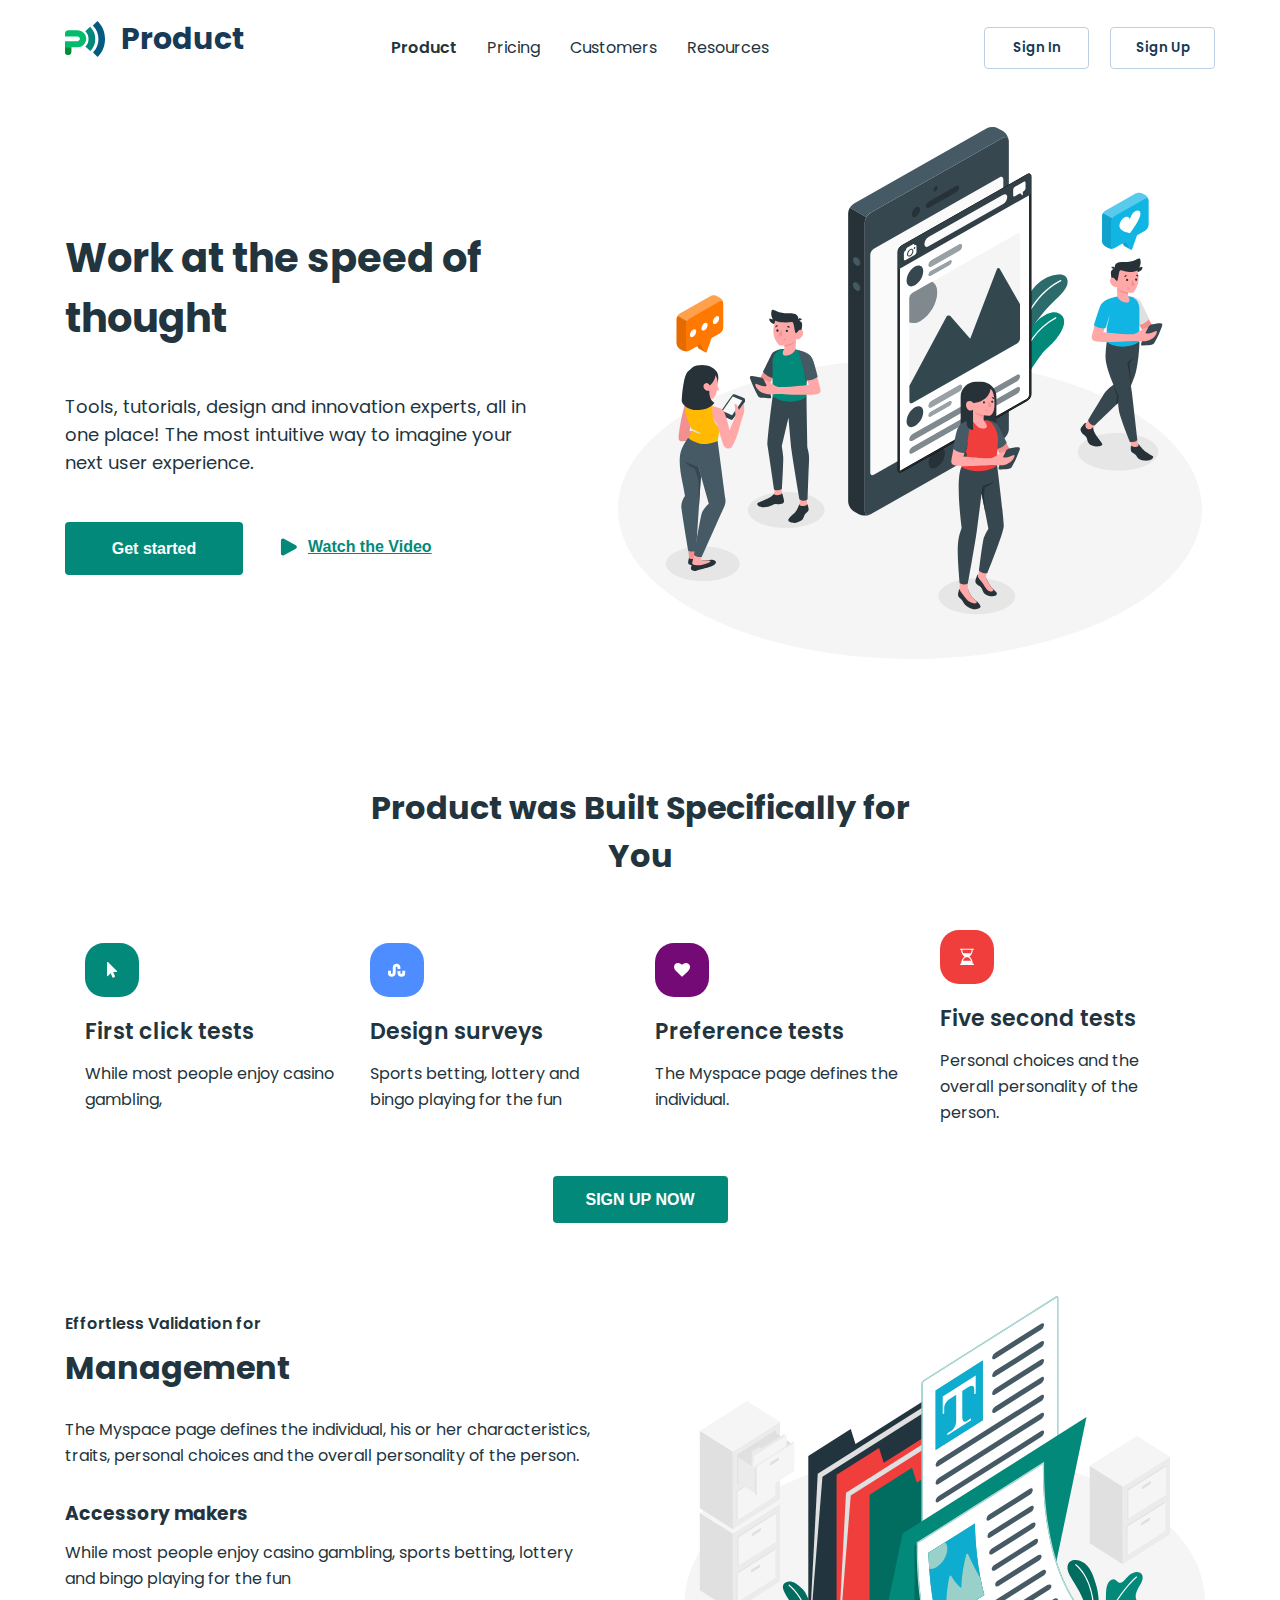
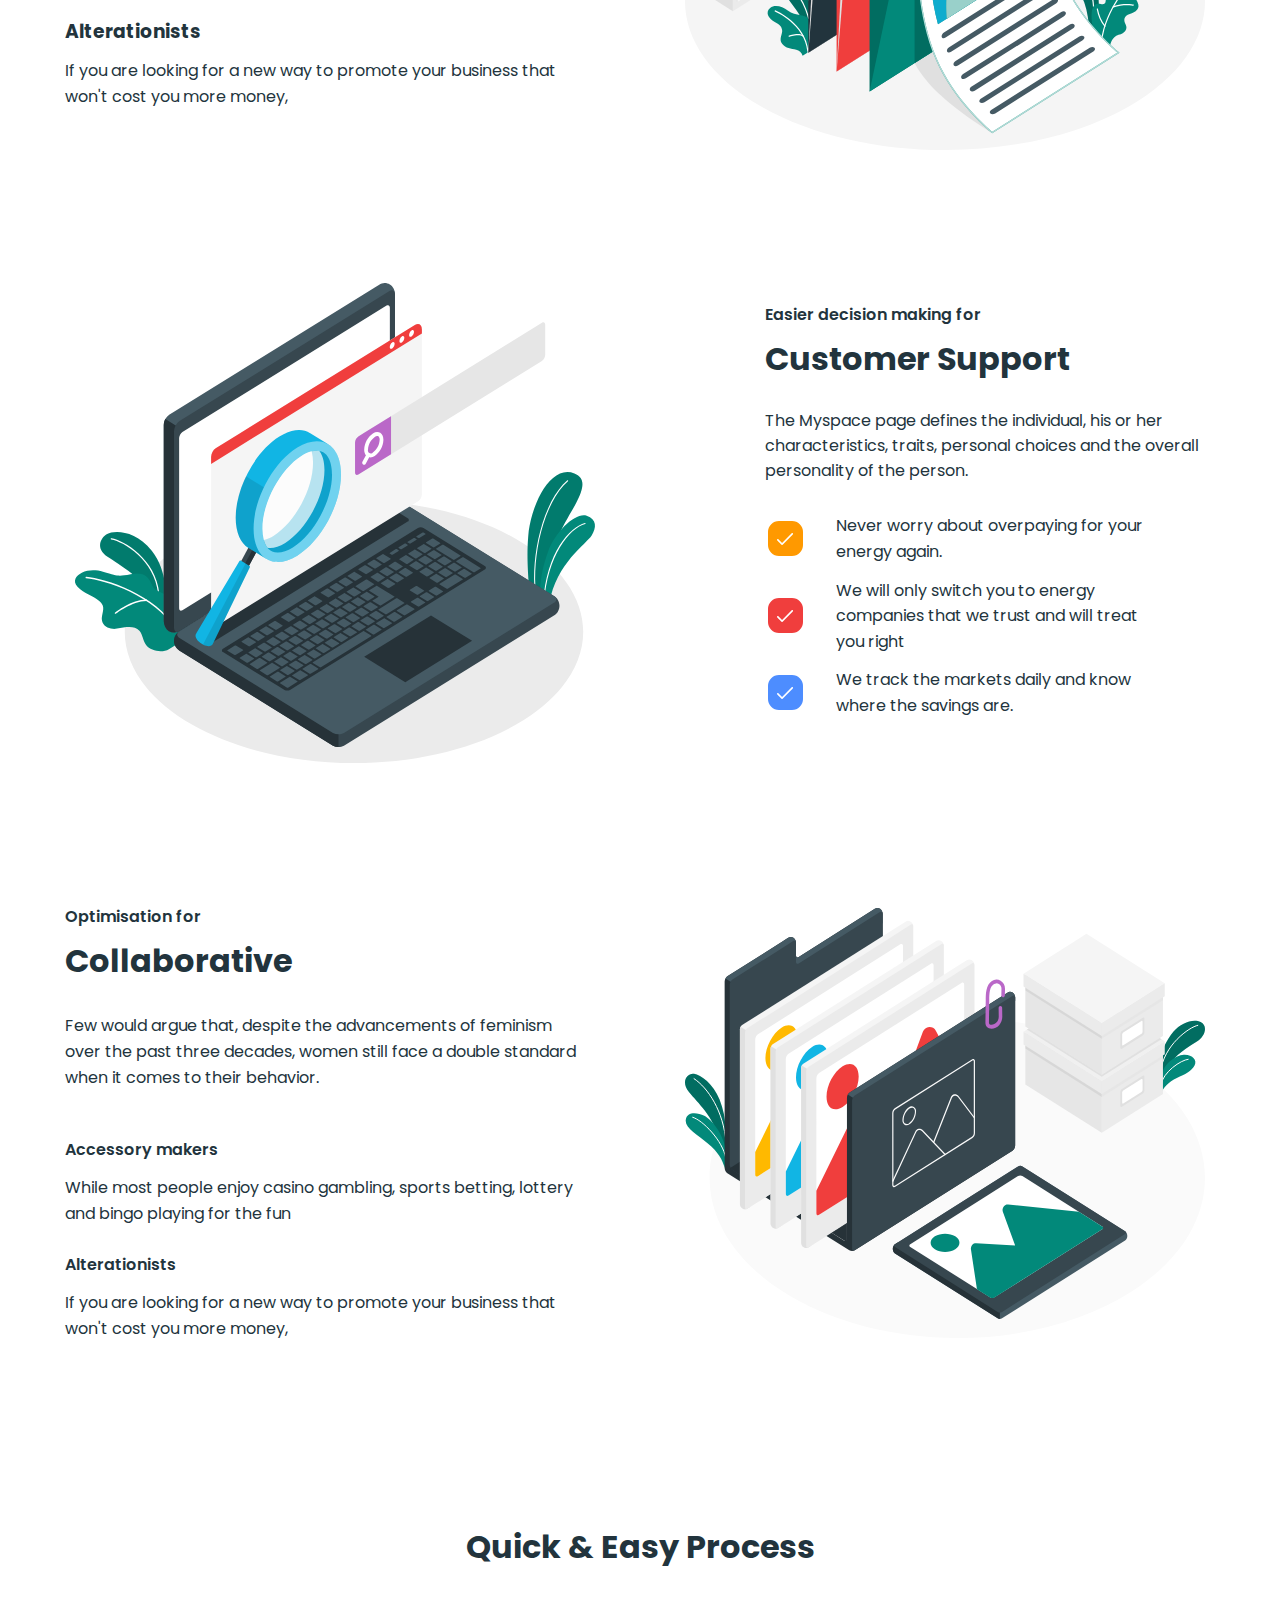
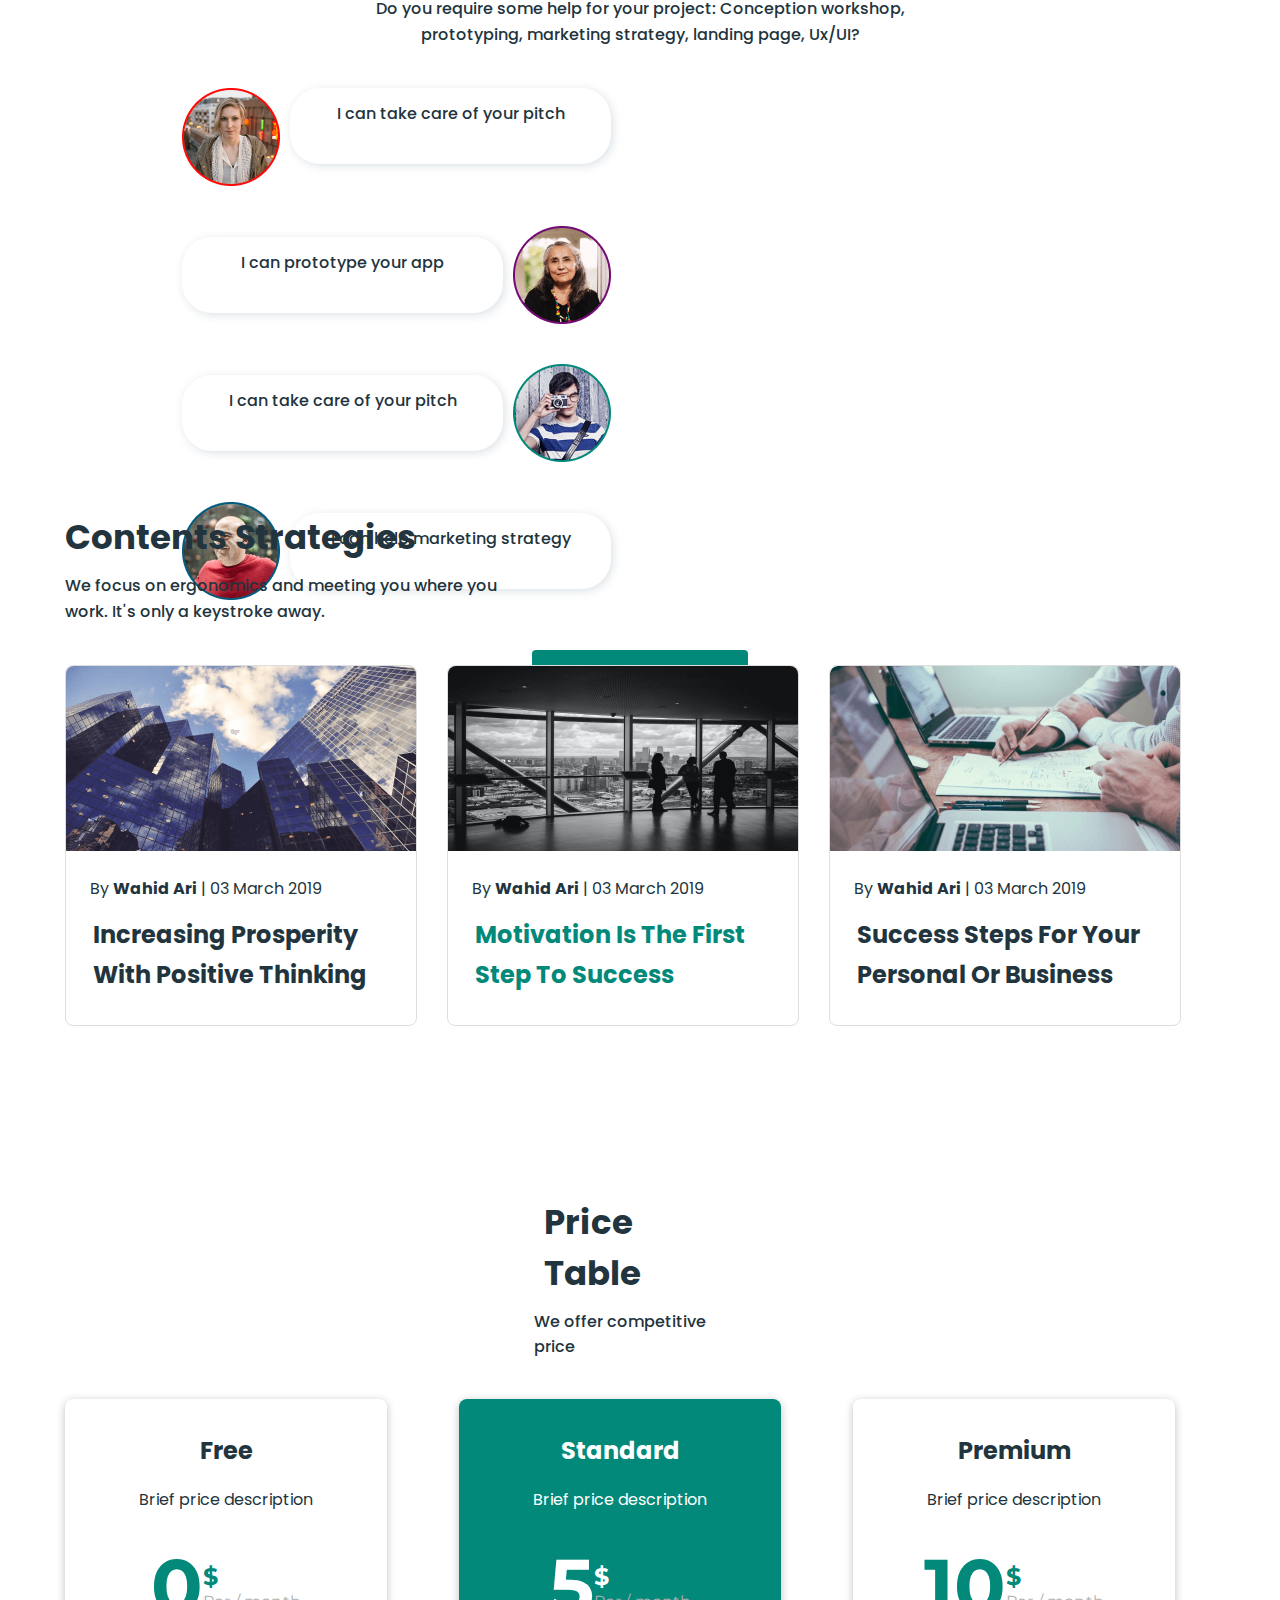
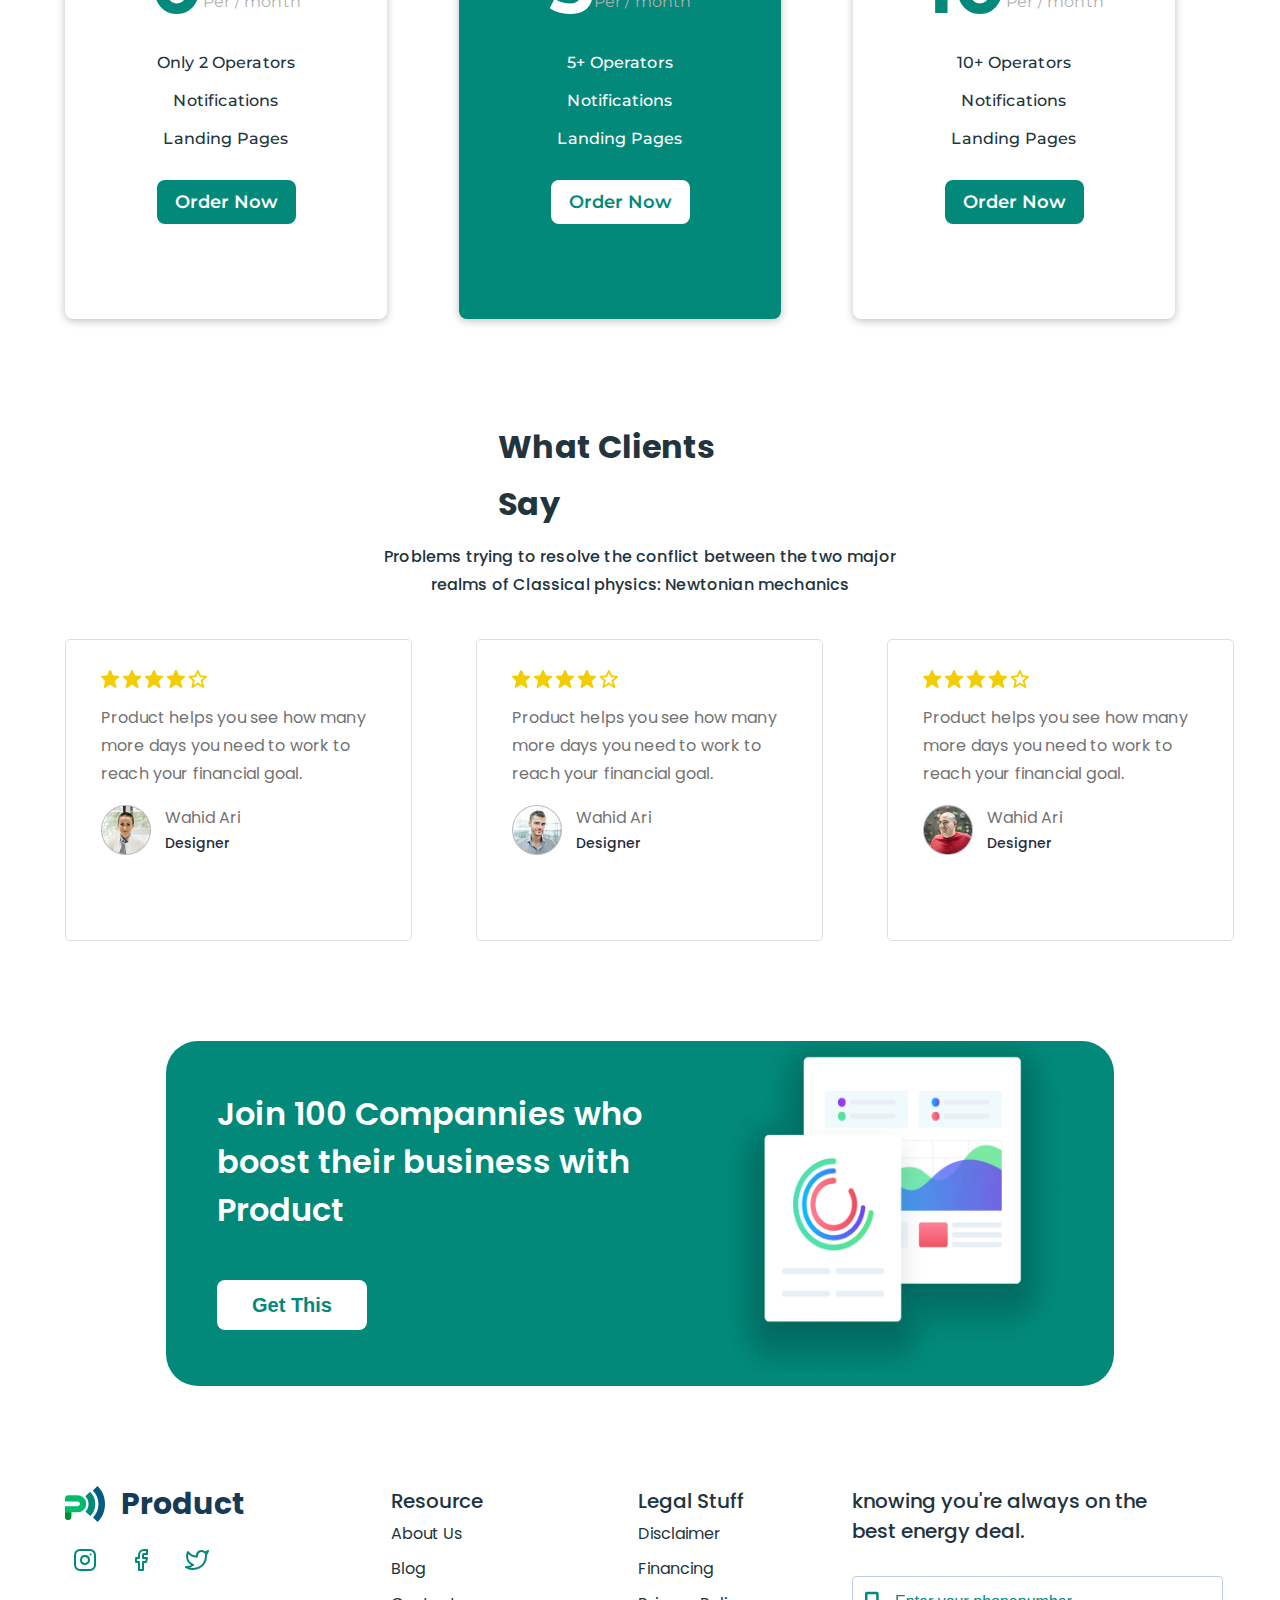
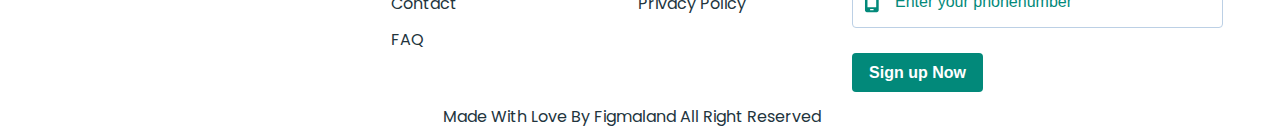
<file: index.html>
<!DOCTYPE html>
<html lang="en">

<head>
    <meta charset="UTF-8" />
    <meta name="viewport" content="width=device-width, initial-scale=1.0" />
    <title>Buisness promotion</title>

    <link rel="stylesheet" href="https://cdnjs.cloudflare.com/ajax/libs/modern-normalize/3.0.1/modern-normalize.min.css"
        integrity="sha512-q6WgHqiHlKyOqslT/lgBgodhd03Wp4BEqKeW6nNtlOY4quzyG3VoQKFrieaCeSnuVseNKRGpGeDU3qPmabCANg=="
        crossorigin="anonymous" referrerpolicy="no-referrer" />
    <link rel="preconnect" href="https://fonts.googleapis.com">
    <link rel="preconnect" href="https://fonts.gstatic.com" crossorigin>
    <link
        href="https://fonts.googleapis.com/css2?family=Asap+Condensed:wght@500&family=Inter:opsz,wght@14..32,500;700&family=Montserrat:wght@400;500;600;700&family=Poppins:wght@400;500;600;700;800&family=Roboto:wght@400;500;700;900&display=swap"
        rel="stylesheet">

    <link rel="stylesheet" href="./css/styles.css">
</head>

<body>
    <header>
        <div class="container header-container">
            <a class="logo" href="./index.html"><img src="./images/logo.svg" alt="logo" width="40"
                    height="36" />Product</a>
            <nav class="header-nav">
                <ul class="header-nav-list">
                    <li class="header-nav-item"><a class="header-nav-link current" href="./index.html">Product</a></li>
                    <li class="header-nav-item"><a class="header-nav-link" href="./pricing.html">Pricing</a></li>
                    <li class="header-nav-item"><a class="header-nav-link" class="header-nav-link"
                            href="./customers.html">Customers</a></li>
                    <li class="header-nav-item"><a class="header-nav-link" href="/">Resources</a></li>
                </ul>
            </nav>
            <ul class="header-btn-list">
                <li class="header-btn-item"><button class="header-btn" type="button">Sign In</button>
                </li>
                <li class="header-btn-item"><button class="header-btn" type="button">Sign Up</button>
                </li>
            </ul>
        </div>
    </header>
    <main>
        <section class="hero">
            <div class="container hero-container">
                <div class="hero-wrap">
                    <h1 class="hero-title">Work at the speed of thought</h1>
                    <p class="hero-text">
                        Tools, tutorials, design and innovation experts, all in one place! The
                        most intuitive way to imagine your next user experience.
                    </p>
                    <ul class="hero-list">
                        <li class="hero-item"><button class="hero-btn" type="button">Get started</button></li>
                        <li class="hero-item"><button class="hero-btn-video" type="button"><svg class="triangle"
                                    width="20" height="18">
                                    <use href="./images/icons.svg#icon-Triangle-Copy-6"></use>
                                </svg>Watch the Video</button></li>
                    </ul>
                </div>
                <img class="first-img" src="./images/hero-img.svg" alt="hero-img" width="610" height="555" />
            </div>
        </section>
        <section class="feature">
            <div class="container">
                <h2 class="feature-title">Product was Built Specifically for You</h2>
                <ul class="feature-list">
                    <li class="feature-item">
                        <div class="feature-img-box untitled">
                            <svg class="feature-img" width="11" height="18">
                                <use href="./images/icons.svg#icon-untitled"></use>
                            </svg>
                        </div>
                        <h3 class="feature-item-title">First click tests</h3>
                        <p class="feature-item-txt">While most people enjoy casino gambling,</p>
                    </li>
                    <li class="feature-item">
                        <div class="feature-img-box line">
                            <svg class="feature-img" width="18" height="18">
                                <use href="./images/icons.svg#icon-line"></use>
                            </svg>
                        </div>
                        <h3 class="feature-item-title">Design surveys</h3>
                        <p class="feature-item-txt">Sports betting, lottery and bingo playing for the fun</p>
                    </li>
                    <li class="feature-item">
                        <div class="feature-img-box heart">
                            <svg class="feature-img" width="16" height="18">
                                <use href="./images/icons.svg#icon-heart"></use>
                            </svg>
                        </div>
                        <h3 class="feature-item-title">Preference tests</h3>
                        <p class="feature-item-txt">The Myspace page defines the individual.</p>
                    </li>
                    <li class="feature-item">
                        <div class="feature-img-box clock">
                            <svg class="feature-img" width="14" height="18">
                                <use href="./images/icons.svg#icon-clock"></use>
                            </svg>
                        </div>
                        <h3 class="feature-item-title">Five second tests</h3>
                        <p class="feature-item-txt">Personal choices and the overall personality of the person.</p>
                    </li>
                </ul>
                <button class="feature-btn" type="button">SIGN UP NOW</button>
            </div>
        </section>
        <section class="managment">
            <div class="container managment-container">
                <div class="managment-wrap">
                    <p class="managment-txt">Effortless Validation for</p>
                    <h2 class="managment-title">Management</h2>
                    <p class="managment-text">
                        The Myspace page defines the individual, his or her
                        characteristics, traits, personal choices and the overall
                        personality of the person.
                    </p>
                    <ul class="managment-list">
                        <li class="managment-item">
                            <h3 class="managment-subtitle">Accessory makers</h3>
                            <p class="managment-text">
                                While most people enjoy casino gambling, sports betting, lottery
                                and bingo playing for the fun
                            </p>
                        </li>
                        <li class="managment-item">
                            <h3 class="managment-subtitle">Alterationists</h3>
                            <p class="managment-text">
                                If you are looking for a new way to promote your business that
                                won&#39t cost you more money,
                            </p>
                        </li>
                    </ul>
                </div>
                <img class="managment-img" src="./images/management-img.svg" alt="letters" width="540" height="500">
            </div>
        </section>


        <!-- <section class="container support">
            <img class="support-img" src="./images/support-img.svg" alt="lap-top" width="540" height="500">
            <div class="support-wrap">
                <p class="support-text">Easier decision making for</p>
                <h2 class="support-title">Customer Support</h2>
                <p class="support-txt ">The Myspace page defines the individual, his or her characteristics,
                    traits, personal choices and the overall personality of the person.
                </p>
                <ul class="support-list">
                    <li class="support-item">
                        <svg class="support-logo orange" width="35" height="35">
                            <use href="./images/icons.svg#icon-icon"></use>
                        </svg>
                        <p class="support-txt">Never worry about overpaying for your energy again. </p>
                    </li>
                    <li class="support-item">
                        <svg class="support-logo red" width="35" height="35">
                            <use href="./images/icons.svg#icon-icon"></use>
                        </svg>
                        <p class="support-txt">We will only switch you to energy companies that we trust
                            and will treat you right</p>
                    </li>
                    <li class="support-item">
                        <svg class="support-logo blue" width="35" height="35">
                            <use href="./images/icons.svg#icon-icon"></use>
                        </svg>
                        <p class="support-txt">We track the markets daily and know where the savings are.
                        </p>
                    </li>
                </ul>
            </div>
        </section> -->

        <section class="support">
            <div class="support-container container">
                <img class="support-img" src="./images/support-img.svg" alt="lap-top" width="540" height="500">
                <div class="support-wrap">
                    <p class="support-text">Easier decision making for</p>
                    <h2 class="support-title">Customer Support</h2>
                    <p class="support-txts ">The Myspace page defines the individual, his or her characteristics,
                        traits, personal choices and the overall personality of the person.
                    </p>
                    <ul class="support-list">
                        <li class="support-item">
                            <p class="support-txt">Never worry about overpaying for your energy again. </p>
                        </li>
                        <li class="support-item">
                            <p class="support-txt">We will only switch you to energy companies that we trust
                                and will treat you right</p>
                        </li>
                        <li class="support-item">
                            <p class="support-txt">We track the markets daily and know where the savings are.
                            </p>
                        </li>
                    </ul>
                </div>
            </div>
        </section>
        <section class="colaboration">
            <div class="container colaboration-container">
                <div class="colaboration-wrap">
                    <p class="colaboration-text">Optimisation for</p>
                    <h2 class="colaborationtitle">Collaborative</h2>
                    <p class="colaboration-txt">Few would argue that, despite the advancements of feminism over
                        the past three decades, women still face a double standard when
                        it comes to their behavior.
                    </p>
                    <ul class="colaboration-list">
                        <li class="colaboration-item first-item">
                            <h3 class="colaboration-subtitle">Accessory makers</h3>
                            <p class="colaboration-txt">While most people enjoy casino gambling, sports betting,
                                lottery and bingo playing for the fun
                            </p>
                        </li>
                        <li class="colaboration-item">
                            <h3 class="colaboration-subtitle">Alterationists</h3>
                            <p class="colaboration-txt">If you are looking for a new way to promote your business
                                that won&#39t cost you more money,
                            </p>
                        </li>
                    </ul>
                </div>
                <img class="colaboration-img" src="./images/collaboration-img.svg" alt="files" width="540" height="500">
            </div>
        </section>
        <section class="staff">
            <div class="container container-staff">
                <h2 class="staff-title">Quick & Easy Process</h2>
                <p class="staff-text">Do you require some help for your project: Conception workshop,
                    prototyping, marketing strategy, landing page, Ux/UI?
                </p>
                <ul class="staff-list">
                    <li class="staff-item staff-first-item">
                        <img class="staff-item-avatar" src="./images/avatar.png" alt="avatar" width="98" height="98">
                        <p class="staff-txt">I can take care of your pitch</p>
                    </li>
                    <li class="staff-item">
                        <p class="staff-txt">I can prototype your app</p>
                        <img class="staff-item-avatar" src="./images/avatar (2).png" alt="avatar" width="98"
                            height="98">
                    </li>
                    <li class="staff-item">
                        <p class="staff-txt">I can take care of your pitch</p>
                        <img class="staff-item-avatar" src="./images/avatar (1).png" alt="avatar" width="98"
                            height="98">
                    </li>
                    <li class="staff-item">
                        <img class="staff-item-avatar" src="./images/avatar (3).png" alt="avatar" width="98"
                            height="98">
                        <p class="staff-txt">I can help marketing strategy</p>
                    </li>
                </ul>
                <button class="staff-btn" type="button">Contact our expert</button>
            </div>
        </section>
        <section class="news-feed">
            <div class="container">
                <h2 class="news-feed-title">Contents Strategies</h2>
                <p class="news-feed-text">We focus on ergonomics and meeting you where you work. It's only a keystroke
                    away.
                </p>
                <ul class="news-feed-list">
                    <li class="news-feed-item">
                        <img class="news-feed-img" src="./images/Bitmap.png" alt="picture" width="350" height="185">
                        <p class="news-feed-txt">By <span>Wahid Ari</span> | 03 March 2019</p>
                        <h3 class="news-feed-subtitle">Increasing Prosperity With Positive Thinking</h3>
                    </li>
                    <li class="news-feed-item">
                        <img class="news-feed-img" src="./images/Bitmap-1.png" alt="picture" width="350" height="185">
                        <p class="news-feed-txt">By <span>Wahid Ari</span> | 03 March 2019</p>
                        <h3 class="news-feed-subtitle motivation">Motivation Is The First Step To Success</h3>
                    </li>
                    <li class="news-feed-item">
                        <img class="news-feed-img" src="./images/Bitmap-2.png" alt="picture" width="350" height="185">
                        <p class="news-feed-txt">By <span>Wahid Ari</span> | 03 March 2019</p>
                        <h3 class="news-feed-subtitle">Success Steps For Your Personal Or Business</h3>
                    </li>
                </ul>
            </div>
        </section>
        <section class="pricing">
            <div class="container">
                <h2 class="pricing-title">Price Table</h2>
                <p class="pricing-text">We offer competitive price</p>
                <ul class="pricing-list">
                    <li class="pricing-item">
                        <h3 class="pricing-subtitle">Free</h3>
                        <p class="pricing-txt">Brief price description</p>
                        <div class="pricing-box">
                            <h4 class="price">0</h4>
                            <div class="pricing-wrap">
                                <p class="dollar">$</p>
                                <p class="pricing-item-txt">Per / month</p>
                            </div>
                        </div>
                        <ul class="pricing-item-list">
                            <li class="pricing-item-list-item">
                                <p class="pricing-item-list-txt">Only 2 Operators</p>
                            </li>
                            <li class="pricing-item-list-item">
                                <p class="pricing-item-list-txt">Notifications</p>
                            </li>
                            <li class="pricing-item-list-item">
                                <p class="pricing-item-list-txt">Landing Pages</p>
                            </li>
                        </ul>
                        <button class="pricing-button" type="button">Order Now</button>
                    </li>
                    <li class="pricing-item active-item">
                        <h3 class="pricing-subtitle">Standard</h3>
                        <p class="pricing-txt">Brief price description</p>
                        <div class="pricing-box">
                            <h4 class="price price-active">5</h4>
                            <div class="pricing-wrap">
                                <p class="dollar dollar-active">$</p>
                                <p class="pricing-item-txt">Per / month</p>
                            </div>
                        </div>
                        <ul class="pricing-item-list">
                            <li class="pricing-item-list-item">
                                <p class="pricing-item-list-txt pricing-item-list-txt-active">5+ Operators</p>
                            </li>
                            <li class="pricing-item-list-item">
                                <p class="pricing-item-list-txt pricing-item-list-txt-active">Notifications</p>
                            </li>
                            <li class="pricing-item-list-item">
                                <p class="pricing-item-list-txt pricing-item-list-txt-active">Landing Pages</p>
                            </li>
                        </ul>
                        <button class="pricing-button pricing-btn" type="button">Order Now</button>
                    </li>
                    <li class="pricing-item">
                        <h3 class="pricing-subtitle">Premium</h3>
                        <p class="pricing-txt">Brief price description</p>
                        <div class="pricing-box">
                            <h4 class="price">10</h4>
                            <div class="pricing-wrap">
                                <p class="dollar">$</p>
                                <p class="pricing-item-txt">Per / month</p>
                            </div>
                        </div>
                        <ul class="pricing-item-list">
                            <li class="pricing-item-list-item">
                                <p class="pricing-item-list-txt">10+ Operators</p>
                            </li>
                            <li class="pricing-item-list-item">
                                <p class="pricing-item-list-txt">Notifications</p>
                            </li>
                            <li class="pricing-item-list-txt">
                                <p class="pricing-item-list-txt">Landing Pages</p>
                            </li>
                        </ul>
                        <button class="pricing-button" type="button">Order Now</button>
                    </li>
                </ul>
            </div>
        </section>
        <section class="feedback">
            <div class="container">
                <h2 class="feedback-title">What Clients Say</h2>
                <p class="feedback-text">Problems trying to resolve the conflict between
                    the two major realms of Classical physics: Newtonian mechanics</p>
                <ul class="feedback-list">
                    <li class="feedback-item">
                        <img class="feedback-img" src="./images/Group204.png" width="106" height="18" alt="four-stars">
                        <p class="feedback-txt">Product helps you see how many
                            more days you need to work to
                            reach your financial goal.</p>
                        <div class="feedback-item-box">
                            <img class="feedback-avatar" src="./images/Ellipse2.png" width="50" height="50"
                                alt="avatar">
                            <div class="feedback-item-wrap">
                                <p class="feedback-autor">Wahid Ari</p>
                                <p class="feedback-designer">Designer</p>
                            </div>
                        </div>
                    </li>
                    <li class="feedback-item">
                        <img class="feedback-img" src="./images/Group204.png" width="106" height="18" alt="four-stars">
                        <p class="feedback-txt">Product helps you see how many
                            more days you need to work to
                            reach your financial goal.</p>
                        <div class="feedback-item-box">
                            <img class="feedback-avatar" src="./images/Ellipse2-1.png" width="50" height="50"
                                alt="avatar">
                            <div class="feedback-item-wrap">
                                <p class="feedback-autor">Wahid Ari</p>
                                <p class="feedback-designer">Designer</p>
                            </div>
                        </div>
                    </li>
                    <li class="feedback-item">
                        <img class="feedback-img" src="./images/Group204.png" width="106" height="18" alt="four-stars">
                        <p class="feedback-txt">Product helps you see how many
                            more days you need to work to
                            reach your financial goal.</p>
                        <div class="feedback-item-box">
                            <img class="feedback-avatar" src="./images/Ellipse2-2.png" width="50" height="50"
                                alt="avatar">
                            <div class="feedback-item-wrap">
                                <p class="feedback-autor">Wahid Ari</p>
                                <p class="feedback-designer">Designer</p>
                            </div>
                        </div>
                    </li>
                </ul>
            </div>
        </section>
        <section class="promo">
            <div class="container promo-container">
                <div class="promo-wrap">
                    <div class="promo-box">
                        <h2 class="promo-title">Join 100 Compannies who boost their business with Product</h2>
                        <button class="promo-btn" type="button">Get This</button>
                    </div>
                    <img class="promo-img" src="./images/graphics.png" width="351" height="331" alt="some_grafics">
                </div>
            </div>
        </section>
    </main>
    <footer class="footer">
        <div class="container footer-box">
            <div class="footer-social">
                <a class="logo" href="./index.html"><img src="./images/logo.svg" alt="logo" width="40"
                        height="36" />Product</a>
                <div class="social-list">
                    <a class="social-item" href="#"><svg class="social-img" width="24" height="24">
                            <use href="./images/icons.svg#icon-instagram"></use>
                        </svg></a>
                    <a class="social-item" href="#"><svg class="social-img" width="24" height="24">
                            <use href="./images/icons.svg#icon-facebook"></use>
                        </svg></a>
                    <a class="social-item" href="#"><svg class="social-img" width="24" height="24">
                            <use href="./images/icons.svg#icon-twitter"></use>
                        </svg>
                    </a>
                </div>
            </div>
            <div class="resource-box">
                <p class="footer-subtitle resource-title">Resource</p>
                <ul class="resource-list">
                    <li class="resource-item">
                        <a class="resource-link" href="">About Us</a>
                    </li>
                    <li class="resource-item">
                        <a class="resource-link" href="">Blog</a>
                    </li>
                    <li class="resource-item">
                        <a class="resource-link" href="">Contact</a>
                    </li>
                    <li class="resource-item">
                        <a class="resource-link" href="">FAQ</a>
                    </li>
                </ul>
            </div>
            <div class="stuff-box">
                <p class="footer-subtitle stuff-title">Legal Stuff</p>
                <ul class="stuff-list">
                    <li class="stuff-item">
                        <a class="stuff-link" href="">Disclaimer</a>
                    </li>
                    <li class="stuff-item">
                        <a class="stuff-link" href="">Financing</a>
                    </li>
                    <li class="stuff-item">
                        <a class="stuff-link" href="">Privacy Policy</a>
                    </li>
                </ul>
            </div>
            <div class="subscribe">
                <h3 class="footer-subtitle subscribe-title">knowing you're always on the best energy deal. </h3>

                <label class="input-box" for="user-tel"><input type="tel" class="phone"
                        placeholder="Enter your phonenumber" id="user-tel" /><svg class="phone-icon" width="16"
                        height="24">
                        <use href="./images/icons.svg#icon-mobile-screen"></use>
                    </svg>
                </label>

                <button type="button" class="subscribe-btn">Sign up Now</button>
            </div>
        </div>
        <p class="footer-undertext">Made With Love By Figmaland All Right Reserved</p>
    </footer>
</body>

</html>
</file>
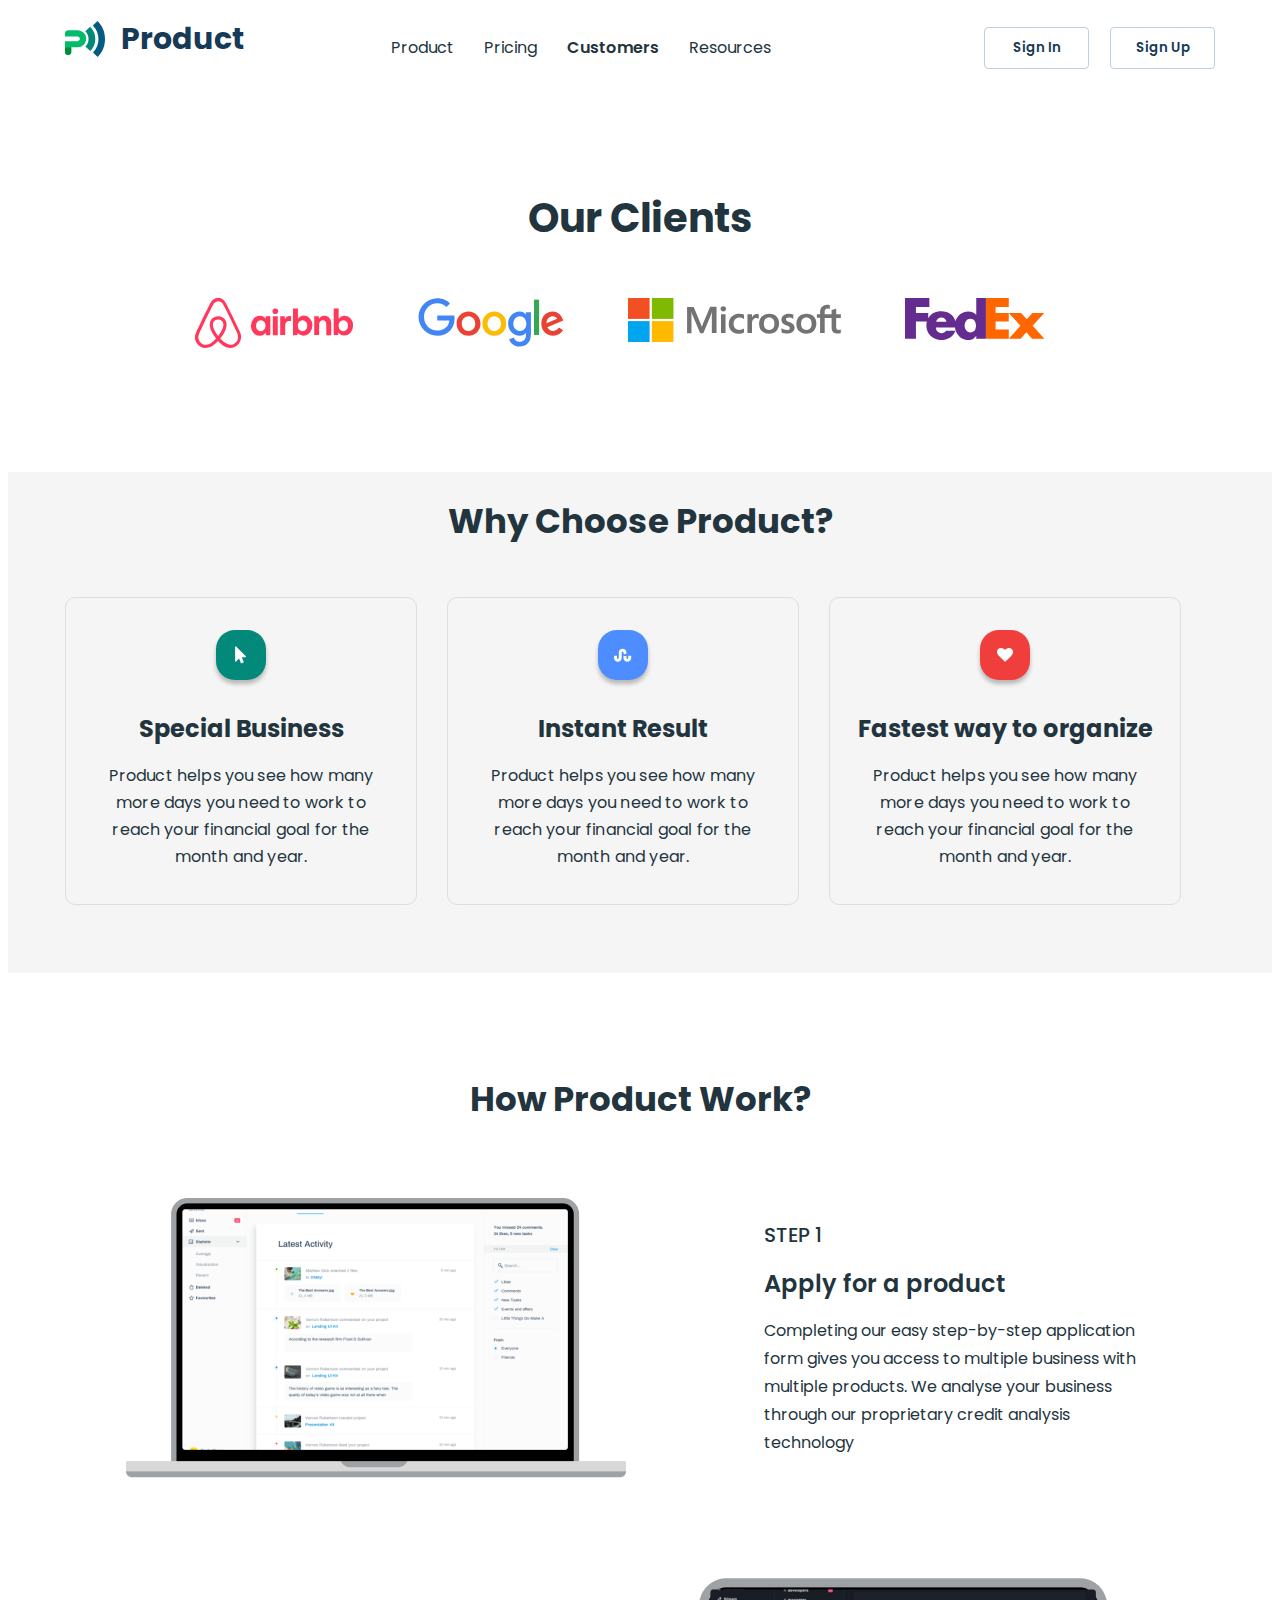
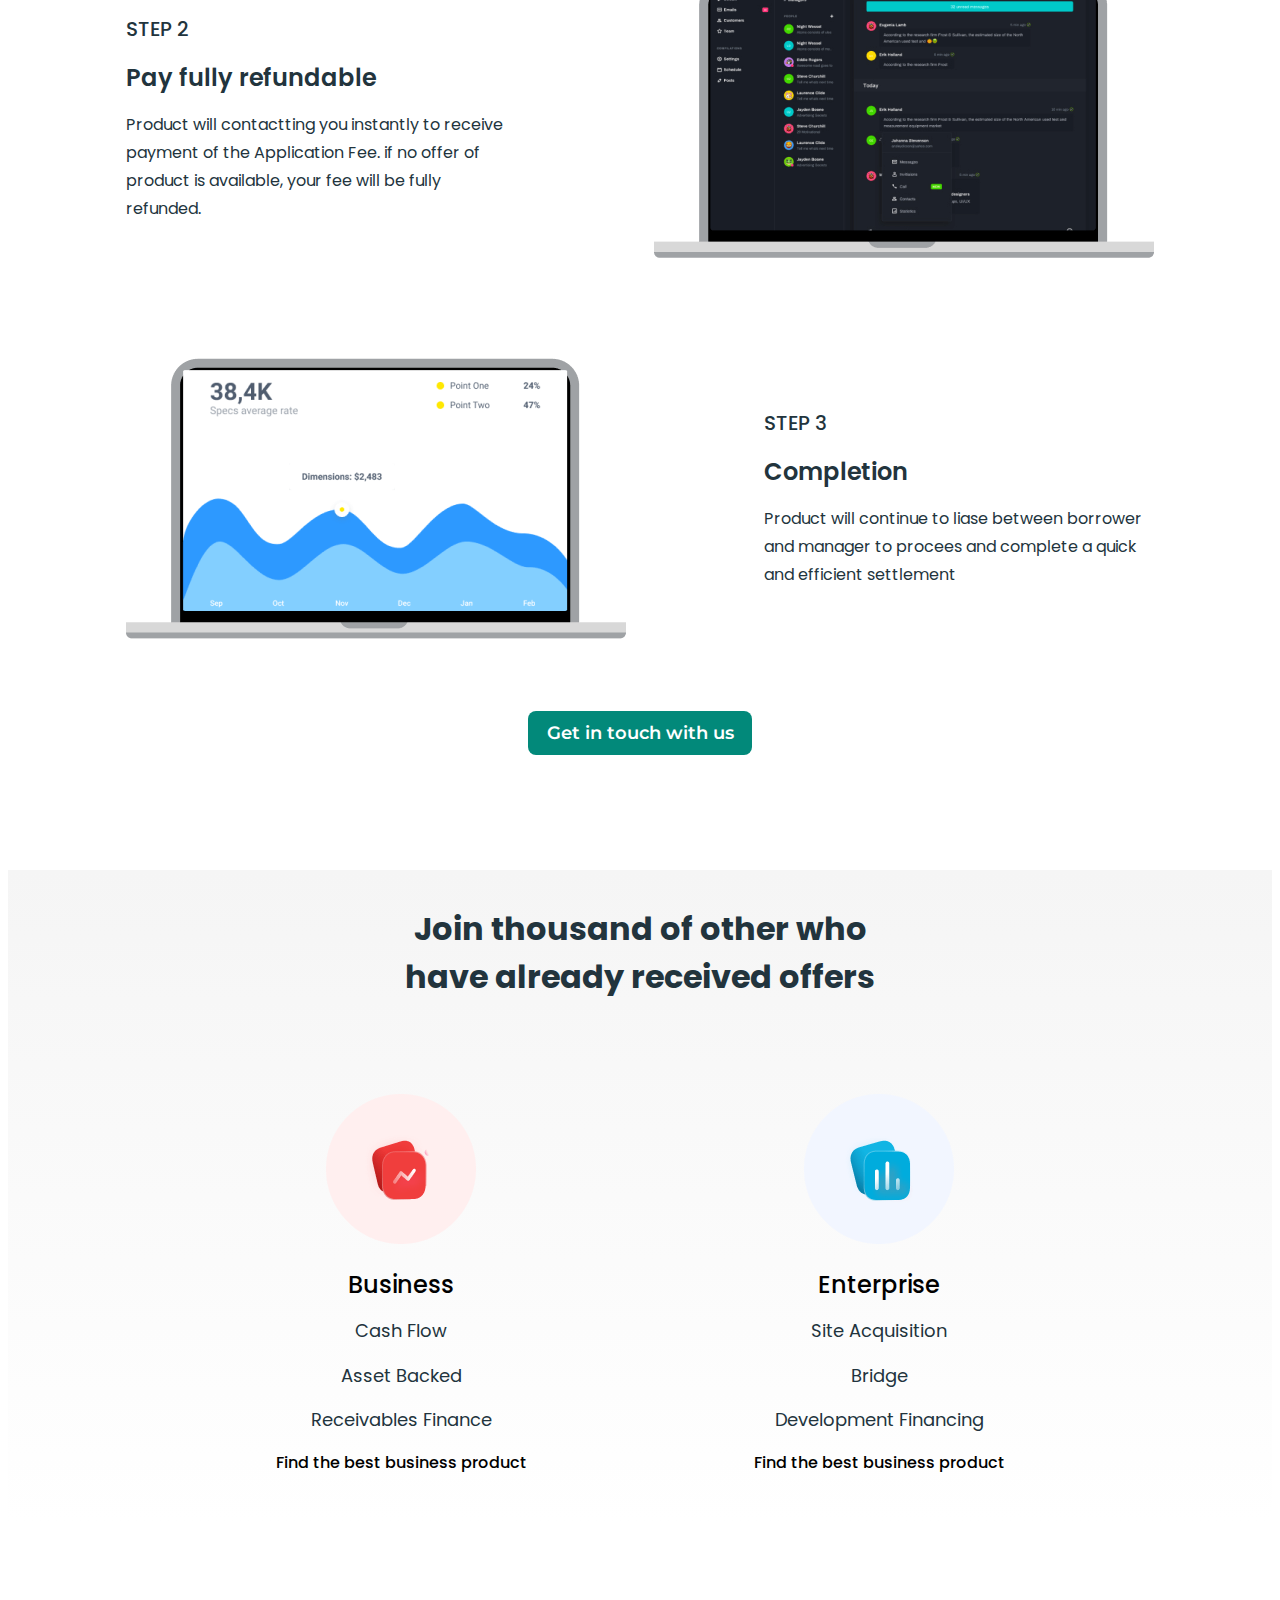
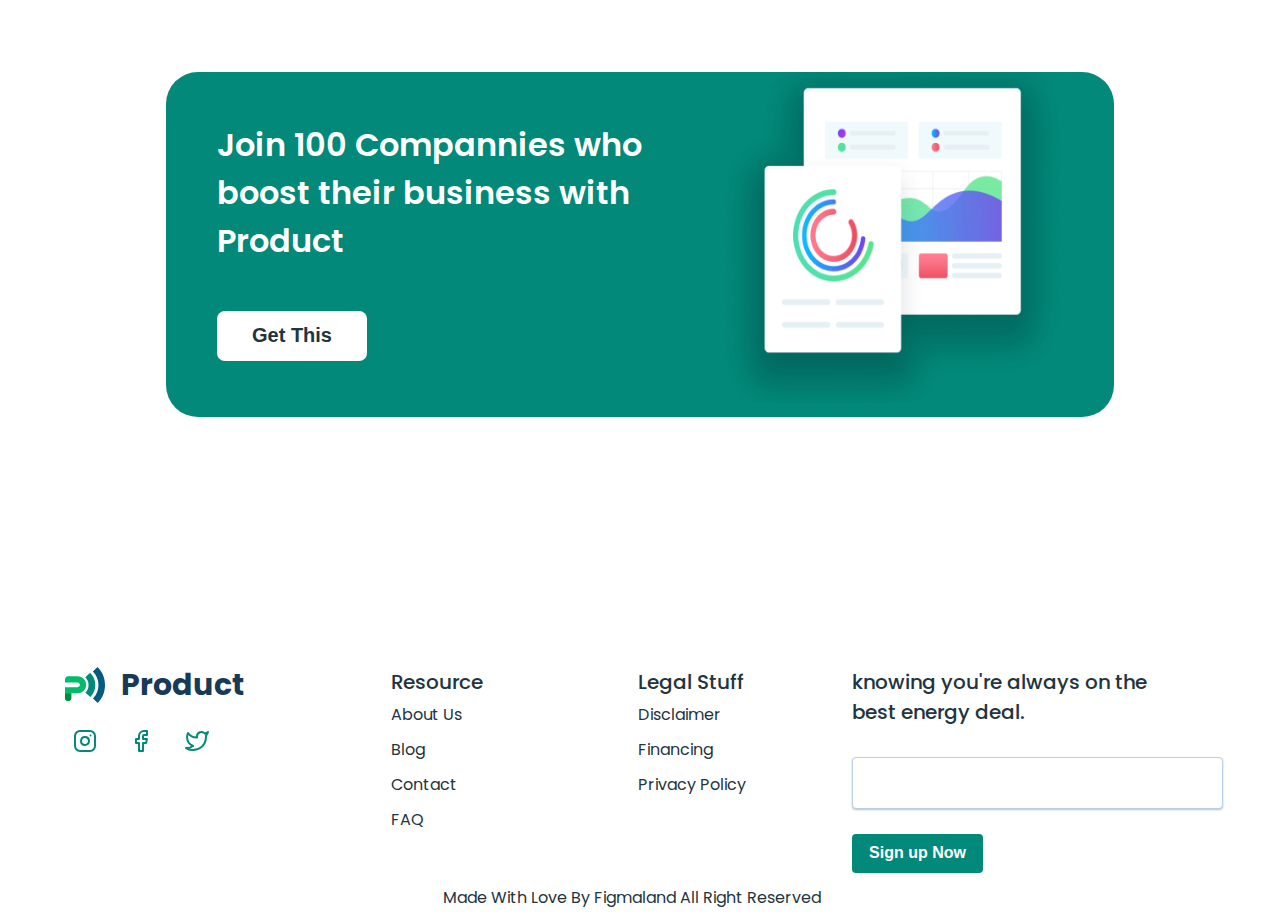
<file: customers.html>
<!DOCTYPE html>
<html lang="en">

<head>
    <meta charset="UTF-8">
    <meta name="viewport" content="width=device-width, initial-scale=1.0">
    <title>Buisness promotion - Customers</title>

    <link rel="stylesheet" href="https://cdnjs.cloudflare.com/ajax/libs/modern-normalize/3.0.1/modern-normalize.min.css"
        integrity="sha512-q6WgHqiHlKyOqslT/lgBgodhd03Wp4BEqKeW6nNtlOY4quzyG3VoQKFrieaCeSnuVseNKRGpGeDU3qPmabCANg=="
        crossorigin="anonymous" referrerpolicy="no-referrer" />
    <link rel="preconnect" href="https://fonts.googleapis.com">
    <link rel="preconnect" href="https://fonts.gstatic.com" crossorigin>
    <link
        href="https://fonts.googleapis.com/css2?family=Asap+Condensed:wght@500&family=Inter:opsz,wght@14..32,500;700&family=Montserrat:wght@400;500;600;700&family=Poppins:wght@400;500;600;700;800&family=Roboto:wght@400;500;700;900&display=swap"
        rel="stylesheet">

    <link rel="stylesheet" href="./css/styles.css">
</head>

<body>
    <header>
        <div class="container header-container">
            <a class="logo" href="./index.html"><img src="./images/logo.svg" alt="logo" width="40"
                    height="36" />Product</a>
            <nav class="header-nav">
                <ul class="header-nav-list">
                    <li class="header-nav-item"><a class="header-nav-link" href="./index.html">Product</a></li>
                    <li class="header-nav-item"><a class="header-nav-link" href="./pricing.html">Pricing</a></li>
                    <li class="header-nav-item"><a class="header-nav-link current" class="header-nav-link"
                            href="./customers.html">Customers</a></li>
                    <li class="header-nav-item"><a class="header-nav-link" href="/">Resources</a></li>
                </ul>
            </nav>
            <ul class="header-btn-list">
                <li class="header-btn-item"><button class="header-btn" type="button">Sign In</button>
                </li>
                <li class="header-btn-item"><button class="header-btn" type="button">Sign Up</button>
                </li>
            </ul>
        </div>
    </header>
    <main>
        <section class="our-clients">
            <div class="container our-clients-container">
                <h2 class="our-clients-title">Our Clients</h2>
                <ul class="our-clients-list">
                    <li class="our-clients-item"><a href=""><svg class="" width="159" height="50">
                                <use href="./images/symbol-defs.svg#icon-Airbnb-Logo"></use>
                            </svg></a></li>
                    <li class="our-clients-item"><a href=""><svg class="" width="146" height="50">
                                <use href="./images/symbol-defs.svg#icon-Google-Logo"></use>
                            </svg></a></li>
                    <li class="our-clients-item"><a href=""><svg class="" width="213" height="44">
                                <use href="./images/symbol-defs.svg#icon-Microsoft-Logo"></use>
                            </svg></a></li>
                    <li class="our-clients-item"><a href=""><svg class="" width="140" height="42">
                                <use href="./images/symbol-defs.svg#icon-FedEx-Logo"></use>
                            </svg></a></li>
                </ul>
            </div>
        </section>

        <section class="choice">
            <div class="container choice-container">
                <h3 class="choice-title">Why Choose Product?</h3>
                <ul class="choice-list">
                    <li class="choice-item">
                        <div class="choice-img-box"><svg class="" width="12" height="18">
                                <use href="./images/symbol-defs.svg#icon-cursor"></use>
                            </svg></div>
                        <h4 class="choicesubtitle">Special Business</h4>
                        <p class="choice-txt">Product helps you see how many
                            more days you need to work
                            to reach your financial goal
                            for the month and year.</p>
                    </li>
                    <li class="choice-item">
                        <div class="choice-img-box"><svg class="" width="18" height="18">
                                <use href="./images/symbol-defs.svg#icon-wave"></use>
                            </svg></div>
                        <h4 class="choicesubtitle">Instant Result</h4>
                        <p class="choice-txt">Product helps you see how many
                            more days you need to work
                            to reach your financial goal
                            for the month and year.</p>
                    </li>
                    <li class="choice-item">
                        <div class="choice-img-box"><svg class="" width="16" height="18">
                                <use href="./images/symbol-defs.svg#icon-heart"></use>
                            </svg></div>
                        <h4 class="choicesubtitle">Fastest way to organize</h4>
                        <p class="choice-txt">Product helps you see how many
                            more days you need to work
                            to reach your financial goal
                            for the month and year.</p>
                    </li>
                </ul>
            </div>
        </section>

        <section class="product-work">
            <div class="container product-work-container">
                <h3 class="product-work-title">How Product Work?</h3>
                <ul class="product-work-list">
                    <li class="product-work-item"><img src="./images/mac1.png" alt="mac-book">
                        <div class="item-step step1">
                            <p class="product-work-item-text">STEP 1</p>
                            <h4 class="product-work-item-subtitle">Apply for a product</h4>
                            <p class="product-work-item-txt">Completing our easy step-by-step application form gives you
                                access to multiple business
                                with
                                multiple products. We
                                analyse your business through our proprietary credit analysis technology</p>
                        </div>
                    </li>
                    <li class="product-work-item">
                        <div class="item-step step2">
                            <p class="product-work-item-text">STEP 2</p>
                            <h4 class="product-work-item-subtitle">Pay fully refundable</h4>
                            <p class="product-work-item-txt">Product will contactting you instantly to receive payment
                                of the Application Fee. if no
                                offer of product is available,
                                your fee will be fully refunded.</p>
                        </div>
                        <img src="./images/mac2.png" alt="mac-book">
                    </li>
                    <li class="product-work-item"><img src="./images/mac3.png" alt="mac-book">
                        <div class="item-step step3">
                            <p class="product-work-item-text">STEP 3</p>
                            <h4 class="product-work-item-subtitle">Completion</h4>
                            <p class="product-work-item-txt">Product will continue to liase between borrower and manager
                                to procees and complete a
                                quick and efficient settlement</p>
                        </div>
                    </li>
                </ul>
                <button class="get-in" type="button">Get in touch with us</button>
            </div>
        </section>

        <section class="joining">
            <div class="container joining-container">
                <h3 class="joining-title">Join thousand of other who have already received offers</h3>
                <ul class="joining-list">
                    <li class="joining-item">
                        <img class="joining-item-img" src="./images/busines.png" alt="red-icon-busines">
                        <h3 class="joining-subtitle">Business</h3>
                        <ul class="joining-sublist">
                            <li class="joining-text">Cash Flow</li>
                            <li class="joining-text">Asset Backed</li>
                            <li class="joining-text">Receivables Finance</li>
                        </ul>
                        <p class="joining-txt">Find the best business product</p>
                    </li>
                    <li class="joining-item">
                        <img class="joining-item-img" src="./images/enterprise.png" alt="blue-icon">
                        <h3 class="joining-subtitle">Enterprise</h3>
                        <ul class="joining-sublist">
                            <li class="joining-text">Site Acquisition</li>
                            <li class="joining-text">Bridge</li>
                            <li class="joining-text">Development Financing</li>
                        </ul>
                        <p class="joining-txt">Find the best business product</p>
                    </li>
                </ul>
            </div>
        </section>

        <section class="promo promo-customers">
            <div class="container promo-container">
                <div class="promo-wrap">
                    <div class="promo-box">
                        <h2 class="promo-title">Join 100 Compannies who boost their business with Product</h2>
                        <button class="promo-btn promo-btn-customers" type="button">Get This</button>
                    </div>
                    <img class="promo-img" src="./images/graphics.png" width="351" height="331" alt="some_grafics">
                </div>
            </div>
        </section>

    </main>

    <footer class="footer">
        <div class="container footer-box">
            <div class="footer-social">
                <a class="logo" href="./index.html"><img src="./images/logo.svg" alt="logo" width="40"
                        height="36" />Product</a>
                <div class="social-list">
                    <a class="social-item" href="#"><svg class="social-img" width="24" height="24">
                            <use href="./images/icons.svg#icon-instagram"></use>
                        </svg></a>
                    <a class="social-item" href="#"><svg class="social-img" width="24" height="24">
                            <use href="./images/icons.svg#icon-facebook"></use>
                        </svg></a>
                    <a class="social-item" href="#"><svg class="social-img" width="24" height="24">
                            <use href="./images/icons.svg#icon-twitter"></use>
                        </svg>
                    </a>
                </div>
            </div>
            <div class="resource-box">
                <p class="footer-subtitle resource-title">Resource</p>
                <ul class="resource-list">
                    <li class="resource-item">
                        <a class="resource-link" href="">About Us</a>
                    </li>
                    <li class="resource-item">
                        <a class="resource-link" href="">Blog</a>
                    </li>
                    <li class="resource-item">
                        <a class="resource-link" href="">Contact</a>
                    </li>
                    <li class="resource-item">
                        <a class="resource-link" href="">FAQ</a>
                    </li>
                </ul>
            </div>
            <div class="stuff-box">
                <p class="footer-subtitle stuff-title">Legal Stuff</p>
                <ul class="stuff-list">
                    <li class="stuff-item">
                        <a class="stuff-link" href="">Disclaimer</a>
                    </li>
                    <li class="stuff-item">
                        <a class="stuff-link" href="">Financing</a>
                    </li>
                    <li class="stuff-item">
                        <a class="stuff-link" href="">Privacy Policy</a>
                    </li>
                </ul>
            </div>
            <div class="subscribe">
                <h3 class="footer-subtitle subscribe-title">knowing you're always on the best energy deal. </h3>

                <label class="input-box" for="user-tel"><input type="tel" class="phone phone-customers" placeholder=""
                        id="user-tel" />
                </label>

                <button type="button" class="subscribe-btn">Sign up Now</button>
            </div>
        </div>
        <p class="footer-undertext">Made With Love By Figmaland All Right Reserved</p>
    </footer>

</body>

</html>
</file>
<file: css/styles.css>
body {
    font-family: "Poppins", sans-serif;
    background-color: #fff;
    color: #22343d;
}

a {
    text-decoration: none;
}

ul,
ol {
    list-style: none;
    margin: 0;
    padding-left: 0;
}

h1,
h2,
h3,
h4,
h5,
h6,
p {
    margin: 0;
}

img {
    display: block;
}

button {
    cursor: pointer;
}

.container {
    width: 1150px;
    padding: 0 20px;
    margin: 0 auto;

}

/* HEADER  */

.header-container {
    display: flex;
    align-items: center;
}

.logo {
    display: flex;
    align-items: center;
    gap: 16px;
    margin-right: 237px;
    font-weight: 700;
    font-size: 30px;
    line-height: 0.93;
    color: #173a56;
}

.header-nav {
    margin-right: auto;
}

.header-nav-list {
    display: flex;
    gap: 30px;
}

.header-nav-link {
    display: block;
    padding: 26px 0;
    line-height: 1.75;
    color: #22343d;
}

.current {
    font-weight: 600;
}

.header-btn-list {
    display: flex;
    gap: 21px;
}

.header-btn {
    display: block;
    border: 1px solid #bcd0e5;
    border-radius: 4px;
    min-width: 105px;
    height: 42px;
    font-family: inherit;
    font-weight: 600;
    text-align: center;
    color: #173a56;
    background-color: transparent;
}

.header-btn:hover,
.header-btn:focus {
    background-color: #02897a;
    color: #fff;
    border-color: transparent;
}

/* MAIN   */

/*  #region HERO SECTION  */

.hero {
    padding-top: 28px;
    padding-bottom: 97px;
}

.hero-container {
    display: flex;
}

.hero-wrap {
    display: block;
    margin: 112px auto 112px 0;
    max-width: 465px;

}

.hero-title {
    font-weight: 700;
    font-size: 40px;
    line-height: 1.5;
    color: #22343d;
    margin-bottom: 45px;
}

.hero-text {
    font-weight: 400;
    font-size: 18px;
    line-height: 1.56;
    color: #22343d;
}


.hero-list {
    display: flex;
    align-items: center;
    margin-top: 45px;
    gap: 30px;

}


.hero-btn {
    font-weight: 700;
    font-size: 16px;
    color: #fff;
    background: #02897a;
    border-radius: 4px;
    min-width: 178px;
    height: 53px;
    display: block;
    border: transparent;
}

.hero-btn-video {
    font-weight: 600;
    font-size: 16px;
    text-decoration: underline;
    text-decoration-skip-ink: none;
    color: #02897a;
    min-width: 164px;
    height: 23px;
    background-color: transparent;
    display: flex;
    gap: 9px;
    border: transparent;
}

.triangle {
    fill: #02897a;
}

/*   #endregion Hero   */

/*  #region SECTION FEATURE */

.feature {
    padding-bottom: 50px;
}

.feature-title {
    font-weight: 700;
    font-size: 32px;
    text-align: center;
    color: #22343d;
    max-width: 539px;
    margin-right: auto;
    margin-left: auto;

}

.feature-list {
    display: flex;
    align-items: center;
    justify-content: center;
    gap: 30px;
    margin: 50px 0;
}

.feature-item {
    max-width: 255px;
}

.feature-img-box {
    display: flex;
    align-items: center;
    justify-content: center;
    border-radius: 19px;
    width: 54px;
    height: 54px;
    fill: #fff;
}

.untitled {
    background: #02897a;
}

.line {
    background: #4d8dff;
}

.heart {
    background: #740a76;
}

.clock {
    background: #f03e3d;
}

.feature-item-title {
    font-weight: 600;
    font-size: 22px;
    margin-top: 18px;
    margin-bottom: 13px;
}

.feature-item-txt {
    font-weight: 400;
    font-size: 16px;
    line-height: 1.62;
}

.feature-btn {
    display: block;
    min-width: 175px;
    padding-top: 15px;
    padding-bottom: 14px;
    font-weight: 700;
    font-size: 16px;
    color: #fff;
    background: #02897a;
    border-radius: 4px;
    border: none;
    margin-right: auto;
    margin-left: auto;
}

/*   #endregion Feature   */

/*   #region MANAGMENT SECTION   */

.managment {
    padding-bottom: 50px;
}

.managment-container {
    display: flex;
    align-items: center;
    gap: 84px;
}

.managment-wrap {
    margin-top: auto;
    margin-bottom: auto;
}

.managment-txt {
    font-weight: 600;
    font-size: 16px;

}

.managment-title {
    font-weight: 700;
    font-size: 32px;
    margin-top: 8px;
    margin-bottom: 25px;
}

.managment-text {
    font-weight: 400;
    font-size: 16px;
    line-height: 1.625;
}

.managment-list {
    margin-top: 30px;
}

.managment-item {
    margin-bottom: 25px;
}

.managment-subtitle {
    margin-bottom: 12px;
}

/*   #endregion Managment   */


/*   #region SUPORT SECTION   */

.support {
    padding-top: 50px;
    padding-bottom: 50px;
}

.support-container {
    display: flex;
    align-items: center;
    justify-content: space-between;
}

.support-wrap {
    width: 450px;
}

.support-text {
    font-weight: 600;
    font-size: 16px;
    margin-bottom: 8px;
}


.support-title {
    font-weight: 700;
    font-size: 32px;
    margin-bottom: 25px;
}

.support-list {
    margin-top: 30px;
}

.support-item {
    display: flex;
    gap: 30px;
    align-items: center;
    width: 450px;
    height: 52px;
    margin-bottom: 25px;
}

.support-logo {
    border: 3px solid #fff;
    border-radius: 14px;
    width: 35px;
    height: 35px;
}

.orange {
    fill: orangered;
    stroke: #fff;
}

.red {
    fill: red;
    stroke: #fff;
}

.blue {
    fill: blue;
    stroke: #fff;
}



.support-txt {
    display: flex;
    align-items: center;
    gap: 30px;
    font-weight: 400;
    font-size: 16px;
    line-height: 1.6;
    width: 386px;

}

.support-txt::before {
    content: "";
    display: block;
    border: 3px solid #fff;
    border-radius: 14px;
    width: 35px;
    height: 35px;
    background-repeat: no-repeat;
    background-image: url(../images/Path.svg);
    background-position: center;
    flex-shrink: 0;
}

.support-item:nth-child(1) .support-txt::before {
    background-color: #f90;
}

.support-item:nth-child(2) .support-txt::before {
    background-color: #f03e3d;
}

.support-item:nth-child(3) .support-txt::before {
    background-color: #4d8dff;
}

/*   #endregion Support   */


/*   #region COLABORATION Section  */

.colaboration {
    padding-top: 50px;
    padding-bottom: 50px;
}

.colaboration-container {
    display: flex;
    align-items: center;
}

.colaboration-wrap {
    margin-right: 84px;
}

.colaboration-text {
    font-weight: 600;
    margin-bottom: 8px;
}

.colaborationtitle {
    font-weight: 700;
    font-size: 32px;
    margin-bottom: 28px;
}

.colaboration-txt {
    font-weight: 400;
    font-size: 16px;
    line-height: 1.625;
}

.colaboration-list {
    margin-top: 46px;
}

.colaboration-item.first-item {
    margin-bottom: 25px;
}



.colaboration-subtitle {
    font-weight: 600;
    font-size: 16px;
    line-height: 1.625;
    margin-bottom: 12px;
}

/*  #endregion Colaboration   */


/*  #region  STAFF Section   */


.staff {
    padding-top: 100px;
    padding-bottom: 100px;
}

.container-staff {
    width: 916px;
    height: 489px;
}

.staff-title {
    font-weight: 700;
    font-size: 32px;
    text-align: center;
    margin: 0 auto 25px;
}

.staff-text {
    font-weight: 500;
    font-size: 16px;
    line-height: 1.625;
    text-align: center;
    width: 542px;
    height: 52px;
    margin: 0 auto 40px;
}

.staff-list {
    display: flex;
    flex-wrap: wrap;
    row-gap: 40px;
    column-gap: 100px;
    width: 916px;

}



.staff-item {
    display: flex;
    align-items: center;
    gap: 10px;
}

.staff-first-item {
    align-items: flex-start;
}


.staff-txt {
    width: 281px;
    height: 50px;
    border-radius: 30px;
    padding: 13px 20px;
    font-weight: 500;
    font-size: 16px;
    text-align: center;
    fill: #fff;
    box-shadow: 2px 2px 10px 0 rgba(23, 58, 86, 0.15);
}

.staff-btn {
    display: flex;
    margin: 50px auto 0;
    font-weight: 700;
    font-size: 16px;
    color: #fff;
    padding: 15px 31px 14px 30px;
    border-radius: 4px;
    border: transparent;
    width: 216px;
    height: 53px;
    background: #02897a;
}

/*   #endregion Staff   */

/*   #region News feed section   */

.news-feed {
    padding-bottom: 100px;
}

.news-feed-title {
    font-size: 34px;
}

.news-feed-text {
    font-weight: 500;
    font-size: 16px;
    line-height: 1.63;
    margin-top: 10px;
    margin-bottom: 40px;
    width: 465px;
}

.news-feed-list {
    display: flex;
    gap: 30px;
}

.news-feed-item {
    border-radius: 8px;
    border: 1px solid #dedede;
    width: 350px;
    height: 359px;
    background: #fff;
}

.news-feed-img {
    border-radius: 8px 8px 0 0;
}

.news-feed-txt {
    font-weight: 400;
    font-size: 16px;
    line-height: 1.75;
    margin-top: 24px;
    margin-bottom: 12px;
    margin-left: 24px;

}

.news-feed-txt span {
    font-weight: 700;
}

.news-feed-subtitle {
    font-size: 24px;
    line-height: 1.67;
    padding: 0 27px;

}

.motivation {
    color: #02897a;
}

/*   #endregion News feed   */

/*   #region Pricing section   */

.pricing {
    padding-top: 71px;
}

.pricing-title {
    font-size: 34px;
    font-weight: 700;
    margin: 0 auto 10px;
    width: 192px;

}

.pricing-text {
    font-weight: 500;
    font-size: 16px;
    width: 213px;
    margin: 0 auto 40px;
}

.pricing-list {
    display: flex;
    gap: 72px;
}

.pricing-item {
    border-radius: 8px;
    width: 322px;
    height: 456px;
    box-shadow: 0 2px 8px 0 rgba(0, 0, 0, 0.25);
    display: flex;
    flex-direction: column;
    align-items: center;
    padding-top: 32px;
    padding-bottom: 32px;
}

.active-item {
    background: #02897a;
    color: #ffffff;
}

.pricing-subtitle {
    font-weight: 700;
    font-size: 24px;
    line-height: 1.7;

}

.pricing-txt {
    font-weight: 400;
    font-size: 16px;
    line-height: 2.5;
    margin-top: 8px;
    margin-bottom: 16px;
}

.pricing-box {
    display: flex;
    align-items: center;

}

.price {
    font-family: "Montserrat", sans-serif;
    font-weight: 700;
    font-size: 76px;
    line-height: 1.32;
    letter-spacing: 0em;
    text-align: center;
    color: #02897a;
}

.price-active {
    color: #fff;
}

.dollar {
    font-family: "Montserrat", sans-serif;
    font-weight: 700;
    font-size: 24px;
    line-height: 1.25;
    letter-spacing: 0em;
    color: #02897a;
}

.dollar-active {
    color: #fff;
}

.pricing-item-txt {
    font-family: "Montserrat",
        sans-serif;
    font-weight: 400;
    font-size: 16px;
    line-height: 1.1875;
    letter-spacing: 0.01em;
    color: #afafaf;
}

.pricing-item-list {
    display: flex;
    flex-direction: column;
    align-items: center;
    gap: 16px;
    margin-top: 16px;
    margin-bottom: 30px;
}



.pricing-item-list-txt {
    font-family: "Montserrat", sans-serif;
    font-weight: 500;
    font-size: 16px;
    line-height: 1.38;
    letter-spacing: 0.01em;
    color: #22343d;
}

.pricing-item-list-txt-active {
    color: #fff;
}

.pricing-button {
    font-family: "Montserrat", sans-serif;
    font-weight: 600;
    font-size: 18px;
    color: #fff;
    border-radius: 8px;
    border: transparent;
    width: 139px;
    height: 44px;
    background: #02897a;
}

.pricing-btn {
    background: #fff;
    color: #02897a;
}

/*   #endregion Pricing   */

/*  #region Feedback section   */

.feedback {
    padding-top: 100px;
    padding-bottom: 100px;
}

.feedback-title {
    font-weight: 700;
    font-size: 32px;
    line-height: 1.78;
    letter-spacing: 0.01em;
    width: 284px;
    margin: 0 auto 10px;
}

.feedback-text {
    width: 537px;
    font-weight: 500;
    font-size: 16px;
    line-height: 1.75;
    letter-spacing: 0.01em;
    text-align: center;
    margin: 0 auto;
}

.feedback-list {
    display: flex;
    margin-top: 40px;
    gap: 64px;
    padding: 28px auto 28px 28px;
}

.feedback-item {
    border: 1px solid #dedede;
    border-radius: 5px;
    padding: 30px 35px;
    width: 327px;
    height: 240px;
}


.feedback-txt {
    font-weight: 400;
    font-size: 16px;
    line-height: 1.75;
    letter-spacing: 0.01em;
    color: #737373;
    margin: 16px 0;
    width: 275px;
}

.feedback-item-box {
    display: flex;
    align-items: center;
    gap: 14px;
}



.feedback-autor {
    font-weight: 400;
    font-size: 16px;
    line-height: 1.75;
    letter-spacing: 0.01em;
    color: #737373;
}

.feedback-designer {
    font-weight: 500;
    font-size: 14px;
    line-height: 1.7;
    letter-spacing: 0.01em;
    color: #252b42;
}

/*   #endregion Feedback   */

/*   #region Promo section   */

.promo-container {
    display: flex;
    align-items: center;
    justify-content: center;
}

.promo-wrap {
    border-radius: 32px;
    max-width: 968px;
    height: 345px;
    background: #02897a;
    display: flex;
    justify-content: center;
    gap: 10px;
    padding-right: 46px;
    padding-left: 51px;
}

.promo-box {
    padding: 49px 0 56px 0;
}

.promo-title {
    font-weight: 600;
    font-size: 32px;
    line-height: 1.5;
    color: #fff;
    margin-bottom: 46px;
    max-width: 490px;
}

.promo-btn {
    border-radius: 8px;
    width: 150px;
    height: 50px;
    background: #fff;
    border: transparent;
    font-weight: 600;
    font-size: 20px;
    color: #02897a;
}


/*   #endregion Promo   */


/*  #region Product Footer section   */


.footer {
    padding-top: 100px;
}



.footer-box {
    display: flex;
}



.logo {
    margin-bottom: 18px;
    margin-right: 146px;
}

.social-list {
    display: flex;
    gap: 16px;

}

.social-item {
    width: 40px;
    height: 40px;
    display: flex;
    align-items: center;
    justify-content: center;
    fill: #fff;
    stroke: #02897a;
}



.resource-box {
    width: 118px;
    margin-right: 129px;
}

.footer-subtitle {
    font-weight: 500;
    font-size: 20px;
    line-height: 1.5;
}


.resource-item {
    font-weight: 400;
    font-size: 16px;
    line-height: 2.2;
}


.resource-link {
    color: #22343d;
}

.stuff-box {
    width: 131px;
    margin-right: 83px;
}


.stuff-item {
    font-weight: 400;
    font-size: 16px;
    line-height: 2.2;
}

.stuff-link {
    color: #22343d;
}

.subscribe {
    width: 325px;

}




.subscribe-title {
    margin-bottom: 30px;
}

.input-box {
    position: relative;
    margin-bottom: 25px;
    display: block;
}

.phone {
    width: 325px;
    height: 48px;
    padding-left: 42px;
    border: 1px solid #bcd0e5;
    border-radius: 4px;
    background-color: #fff;

}

.phone-icon {
    position: absolute;
    top: 50%;
    left: 12px;
    transform: translateY(-50%);
    fill: #02897a;
}

.phone::placeholder {
    font-weight: 400;
    font-size: 16px;
    line-height: 1.75;
    color: #02897a;
}

.subscribe-btn {
    border-radius: 4px;
    min-width: 131px;
    height: 39px;
    background-color: #02897a;
    font-weight: 700;
    font-size: 16px;
    color: #fff;
    border: transparent;
}

.footer-undertext {
    width: 395px;
    margin: 10px auto 2px;
    font-weight: 400;
    font-size: 16px;
    line-height: 1.9;
}

/*   #endregion  Footer   */

/*   #region CUSTOMERS    */

/*   #region Our Clients   */

.our-clients {
    padding-top: 100px;
    padding-bottom: 117px;
}

.our-clients-container {
    max-width: 890px;

}

.our-clients-title {
    font-weight: 700;
    font-size: 40px;
    color: #22343d;
    text-align: center;
    margin-bottom: 50px;
}

.our-clients-list {
    display: flex;
    gap: 64px;
}


/*   #endregion Our Clients   */

/*   #region Choice   */

.choice {
    background-color: #f5f5f5;
    padding-top: 24px;
    padding-bottom: 68px;
}

.choice-title {
    font-weight: 700;
    font-size: 34px;
    text-align: center;
    color: #22343d;
    margin-bottom: 50px;
}

.choice-list {
    display: flex;
    gap: 30px;
}

.choice-item {
    display: flex;
    flex-direction: column;
    align-items: center;
    width: 350px;
    border: 1px solid #dedede;
    border-radius: 10px;
}

.choice-item:nth-child(1) .choice-img-box {
    background-color: #02897a;
}

.choice-item:nth-child(2) .choice-img-box {
    background-color: #4d8dff;
}

.choice-item:nth-child(3) .choice-img-box {
    background-color: #f03e3d;
}

.choice-img-box {
    width: 50px;
    height: 50px;
    border-radius: 19px;
    display: flex;
    align-items: center;
    justify-content: center;
    margin: 32px auto;
    box-shadow: 0 4px 4px 0 rgba(0, 0, 0, 0.25);
    fill: #fff;
}

.choicesubtitle {
    font-weight: 700;
    font-size: 24px;
    line-height: 1.4;
    letter-spacing: 0em;
    text-align: center;
    color: #22343d;
}

.choice-txt {
    max-width: 275px;
    text-align: center;
    font-weight: 400;
    font-size: 16px;
    line-height: 1.7;
    letter-spacing: 0.01em;
    color: #22343d;
    margin: 16px auto 34px;
}

/*   #endregion Choice   */

/*   #region Product Work   */

.product-work {
    padding-top: 101px;
    padding-bottom: 115px;
}

.product-work-container {
    padding: 0 auto;
    display: flex;
    flex-direction: column;
    align-items: center;
}

.product-work-title {
    font-weight: 700;
    font-size: 34px;

    color: #22343d;
    margin-bottom: 73px;
}

.product-work-list {
    display: flex;
    flex-direction: column;
    row-gap: 100px;
    margin-bottom: 72px;
}

.product-work-item {
    display: flex;
    justify-content: space-between;
    width: 1028px;

}

.item-step {
    display: flex;
    flex-direction: column;
    justify-content: center;

    row-gap: 16px;
}



.product-work-item-text {
    font-weight: 500;
    font-size: 20px;
    color: #22343d;
}

.product-work-item-subtitle {
    font-weight: 600;
    font-size: 24px;
    color: #22343d;
}

.product-work-item-txt {
    font-weight: 400;
    font-size: 16px;
    line-height: 1.75;
    color: #22343d;
    max-width: 390px;
}

.get-in {
    font-family: "Montserrat", sans-serif;
    font-weight: 600;
    font-size: 18px;
    color: #fff;
    background-color: #02897a;
    border: transparent;
    border-radius: 8px;
    min-width: 224px;
    height: 44px;
}

/*   #endregion Product Work   */

/*   #region Joining   */

.joining {
    padding-top: 35px;
    padding-bottom: 45px;
    background: linear-gradient(180deg, #f5f5f5 0%, rgba(245, 245, 245, 0) 100%);
}


.joining-container {
    display: flex;
    flex-direction: column;
    align-items: center;
}

.joining-title {
    font-weight: 700;
    font-size: 32px;
    text-align: center;
    color: #22343d;
    max-width: 537px;
    margin-bottom: 93px;
}

.joining-list {
    display: flex;
    gap: 227px;
}

.joining-item {
    display: flex;
    flex-direction: column;
    align-items: center;
}

.joining-item-img {
    margin-bottom: 27px;
}

.joining-subtitle {
    font-weight: 500;
    font-size: 24px;
    line-height: 1.17;
    color: #000;
    margin-bottom: 16px;
}


.joining-text {
    font-weight: 400;
    font-size: 18px;
    line-height: 1.8;
    text-align: center;
    color: #22343d;
    margin-bottom: 12px;
}

.joining-txt {
    font-weight: 500;
    font-size: 16px;
    line-height: 1.75;
    color: #000;
}

/*   #endregion Joining   */

/*   #region Promo Customers  */

.promo-customers {
    padding-top: 150px;
    padding-bottom: 150px;
}

.promo-btn-customers {
    color: #22343d;
}

/*   #endregion Promo Customers   */

/*   #region Footer Customers   */

.phone-customers {
    box-shadow: 0 1px 2px 0 rgba(0, 0, 0, 0.25);
}

/*   #endregion Footer Customers   */

/*   #endregion CUSTOMERS   */
</file>
